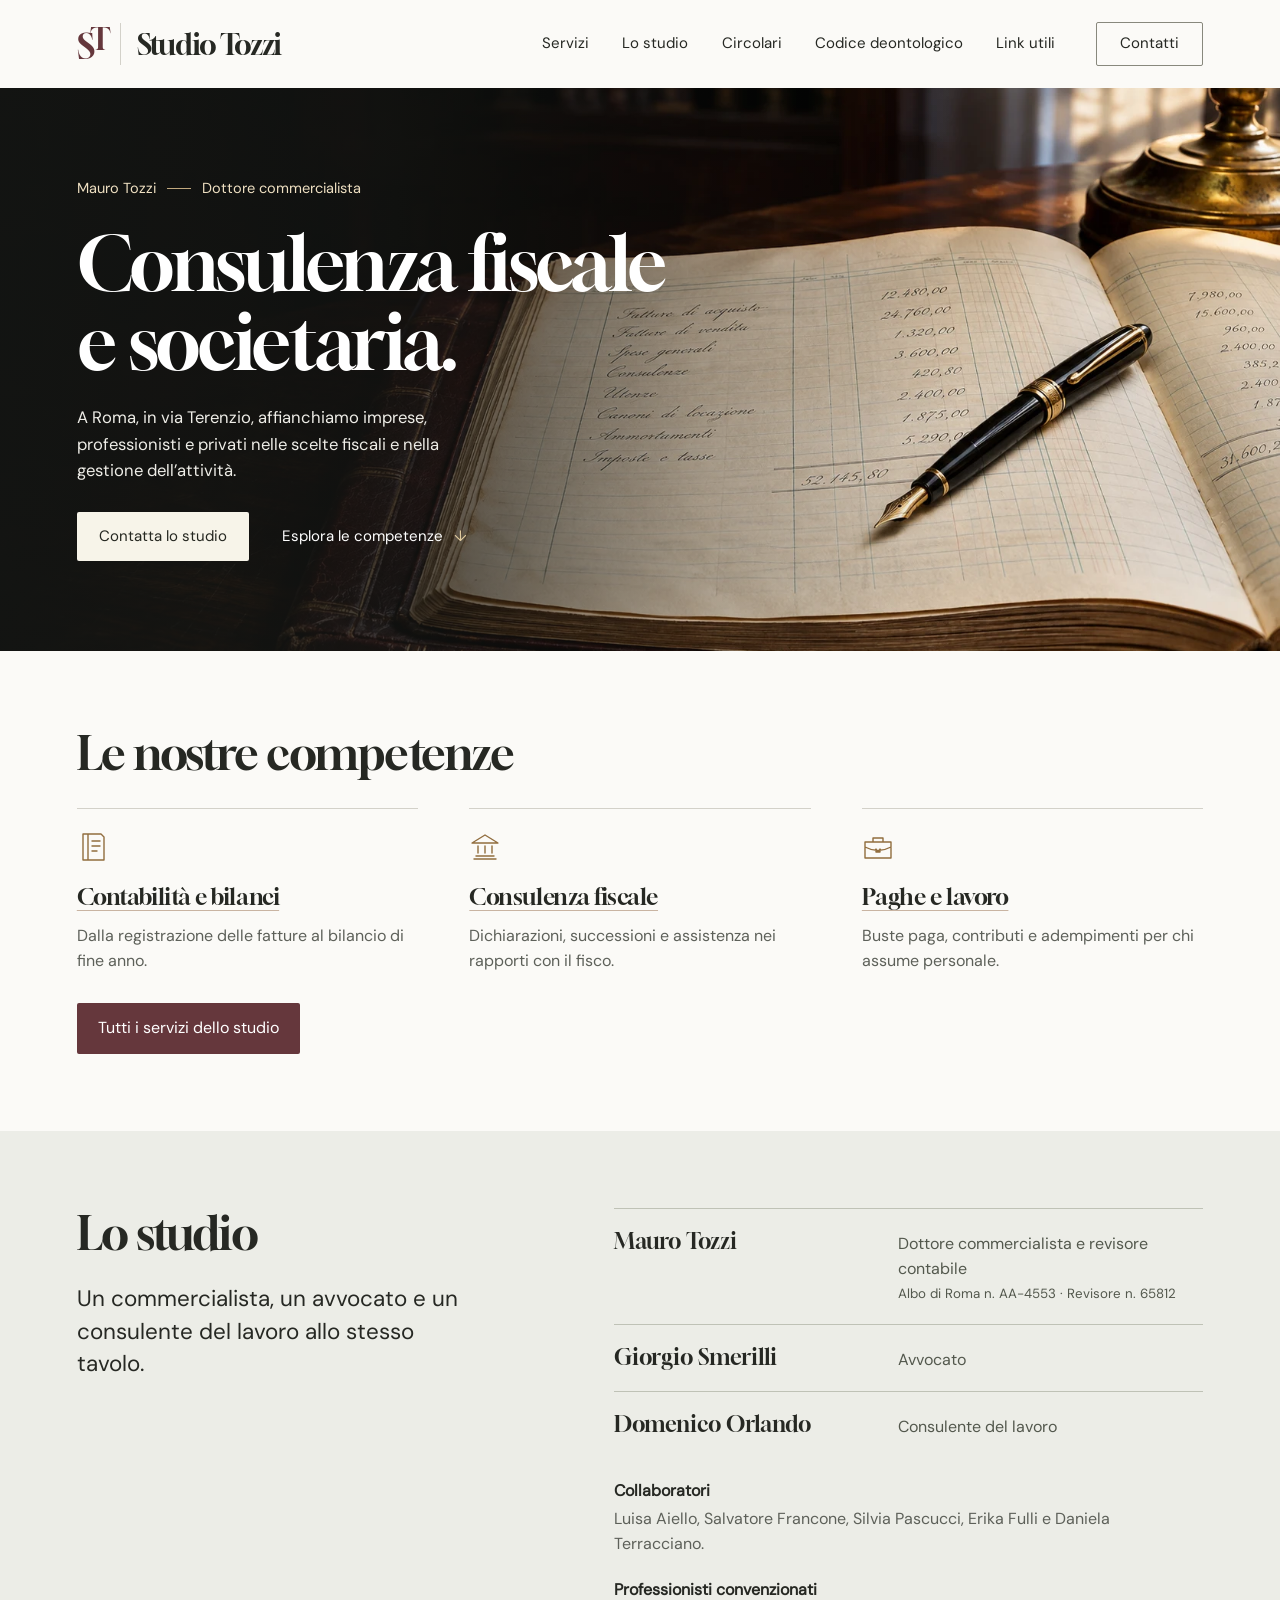
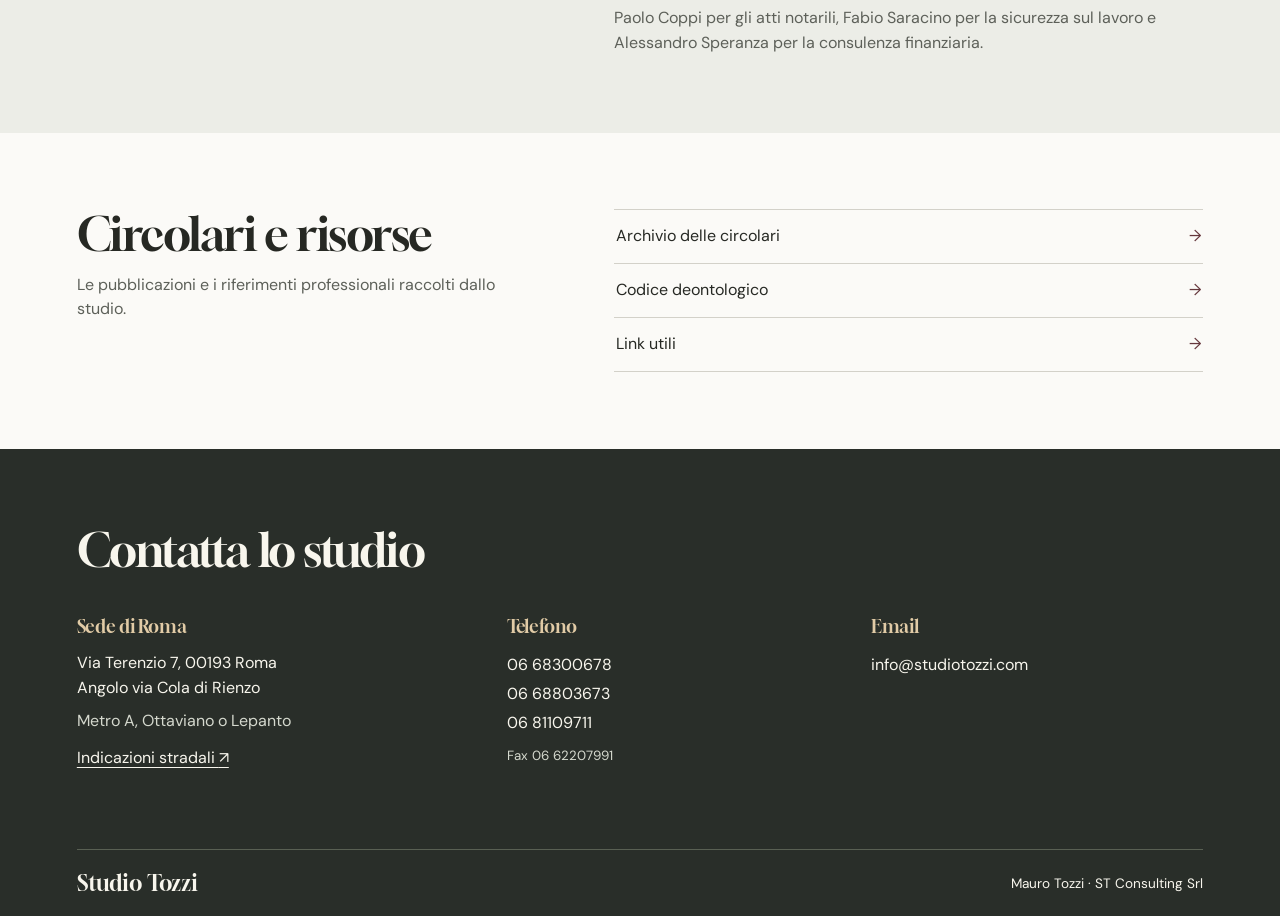
<file: index.html>
<!doctype html>
<html lang="it">
<head>
  <meta charset="utf-8">
  <meta name="viewport" content="width=device-width, initial-scale=1">
  <meta name="theme-color" content="#232724">
  <meta name="description" content="Mauro Tozzi, dottore commercialista e revisore contabile a Roma. Consulenza tributaria, societaria, legale e del lavoro in via Terenzio 7.">
  <title>Studio Tozzi | Commercialisti a Roma</title>
  <link rel="preload" href="assets/gloock.ttf" as="font" type="font/ttf" crossorigin>
  <link rel="stylesheet" href="style.css">
</head>
<body id="inizio">
  <a class="skip" href="#contenuto">Vai al contenuto</a>
  <header class="masthead">
    <div class="wrap header-inner">
      <a href="#inizio" class="brand" aria-label="Studio Tozzi, inizio pagina">
        <span class="monogram" aria-hidden="true"><i>S</i><i>T</i></span>
        <span>Studio Tozzi</span>
      </a>
      <nav aria-label="Navigazione principale">
        <a href="servizi.html">Servizi</a>
        <a href="#studio">Lo studio</a>
        <a href="circolari.html">Circolari</a>
        <a href="codice-deontologico.html">Codice deontologico</a>
        <a href="link-utili.html">Link utili</a>
      </nav>
      <a class="nav-contact" href="#contatti">Contatti</a>
    </div>
  </header>
  <main id="contenuto">
    <section class="hero" aria-labelledby="titolo">
      <img class="hero-photo" src="assets/studio.webp" alt="" fetchpriority="high">
      <div class="wrap hero-inner">
        <p class="byline">Mauro Tozzi <span></span> Dottore commercialista</p>
        <h1 id="titolo">Consulenza fiscale<br>e societaria.</h1>
        <p class="intro">A Roma, in via Terenzio, affianchiamo imprese, professionisti e privati nelle scelte fiscali e nella gestione dell’attività.</p>
        <div class="actions">
          <a class="button" href="#contatti">Contatta lo studio</a>
          <a class="text-link" href="#competenze">Esplora le competenze <span aria-hidden="true">↓</span></a>
        </div>
      </div>
    </section>
    <section id="competenze" class="wrap section overview" aria-labelledby="servizi">
      <h2 id="servizi">Le nostre competenze</h2>
      <div class="services">
        <article><svg aria-hidden="true" viewBox="0 0 32 32"><path d="M6 3h18l3 3v23H6zM11 3v26m4-19h8m-8 5h8m-8 5h5"/></svg><h3><a href="servizi.html#contabilita">Contabilità e bilanci</a></h3><p>Dalla registrazione delle fatture al bilancio di fine anno.</p></article>
        <article><svg aria-hidden="true" viewBox="0 0 32 32"><path d="M3 12l13-8 13 8zM5 28h22M7 25h18M9 15v7m7-7v7m7-7v7"/></svg><h3><a href="servizi.html#fisco">Consulenza fiscale</a></h3><p>Dichiarazioni, successioni e assistenza nei rapporti con il fisco.</p></article>
        <article><svg aria-hidden="true" viewBox="0 0 32 32"><path d="M3 11h26v16H3zM11 11V7h10v4M3 16q13 7 26 0M14 18v3h4v-3"/></svg><h3><a href="servizi.html#lavoro">Paghe e lavoro</a></h3><p>Buste paga, contributi e adempimenti per chi assume personale.</p></article>
      </div>
      <a class="service-button" href="servizi.html">Tutti i servizi dello studio</a>
    </section>
    <section id="studio" class="studio section">
      <div class="wrap studio-grid">
        <div><h2>Lo studio</h2><p class="studio-lead">Un commercialista, un avvocato e un consulente del lavoro allo stesso tavolo.</p></div>
        <div>
          <dl class="people">
            <div><dt>Mauro Tozzi</dt><dd>Dottore commercialista e revisore contabile<br><small>Albo di Roma n. AA-4553 · Revisore n. 65812</small></dd></div>
            <div><dt>Giorgio Smerilli</dt><dd>Avvocato</dd></div>
            <div><dt>Domenico Orlando</dt><dd>Consulente del lavoro</dd></div>
          </dl>
          <h3 class="minor">Collaboratori</h3><p>Luisa Aiello, Salvatore Francone, Silvia Pascucci, Erika Fulli e Daniela Terracciano.</p>
          <h3 class="minor">Professionisti convenzionati</h3><p>Paolo Coppi per gli atti notarili, Fabio Saracino per la sicurezza sul lavoro e Alessandro Speranza per la consulenza finanziaria.</p>
        </div>
      </div>
    </section>
    <section id="circolari" class="section wrap resources">
      <div><h2>Circolari e risorse</h2><p>Le pubblicazioni e i riferimenti professionali raccolti dallo studio.</p></div>
      <ul><li><a href="circolari.html">Archivio delle circolari <span aria-hidden="true">→</span></a></li>
        <li><a href="codice-deontologico.html">Codice deontologico <span aria-hidden="true">→</span></a></li>
        <li><a href="link-utili.html">Link utili <span aria-hidden="true">→</span></a></li></ul>
    </section>
    <section id="contatti" class="contact section">
      <div class="wrap"><h2>Contatta lo studio</h2>
        <address>
          <div><h3>Sede di Roma</h3><p>Via Terenzio 7, 00193 Roma<br>Angolo via Cola di Rienzo</p><p>Metro A, Ottaviano o Lepanto</p><a class="map" href="https://www.google.com/maps/search/?api=1&amp;query=Via+Terenzio+7+Roma">Indicazioni stradali <span aria-hidden="true">↗</span></a></div>
          <div><h3>Telefono</h3><a href="tel:+390668300678">06 68300678</a><a href="tel:+390668803673">06 68803673</a><a href="tel:+390681109711">06 81109711</a><small>Fax 06 62207991</small></div>
          <div><h3>Email</h3><a href="mailto:info@studiotozzi.com">info@studiotozzi.com</a></div>
        </address>
      </div>
    </section>
  </main>
  <footer><div class="wrap footer-inner"><a class="footer-brand" href="#inizio">Studio Tozzi</a><span>Mauro Tozzi · ST Consulting Srl</span></div></footer>
</body>
</html>
</file>
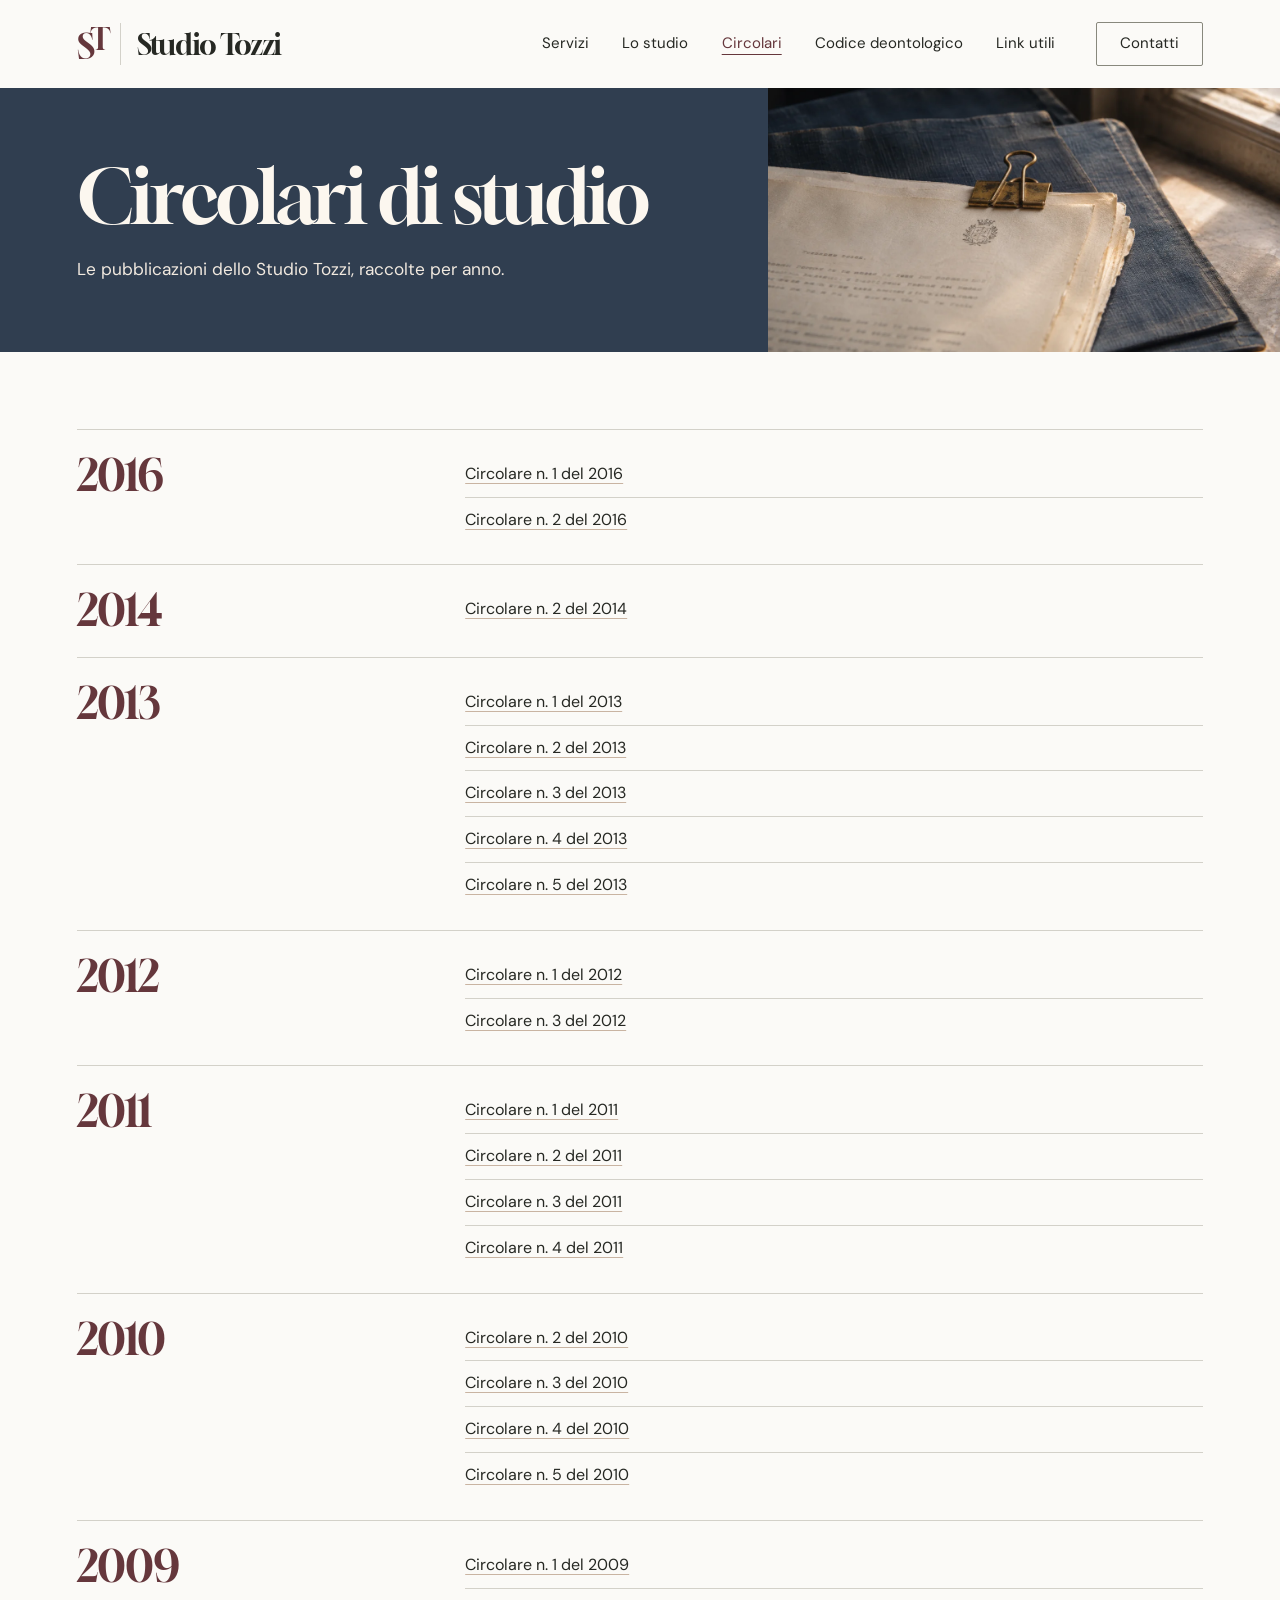
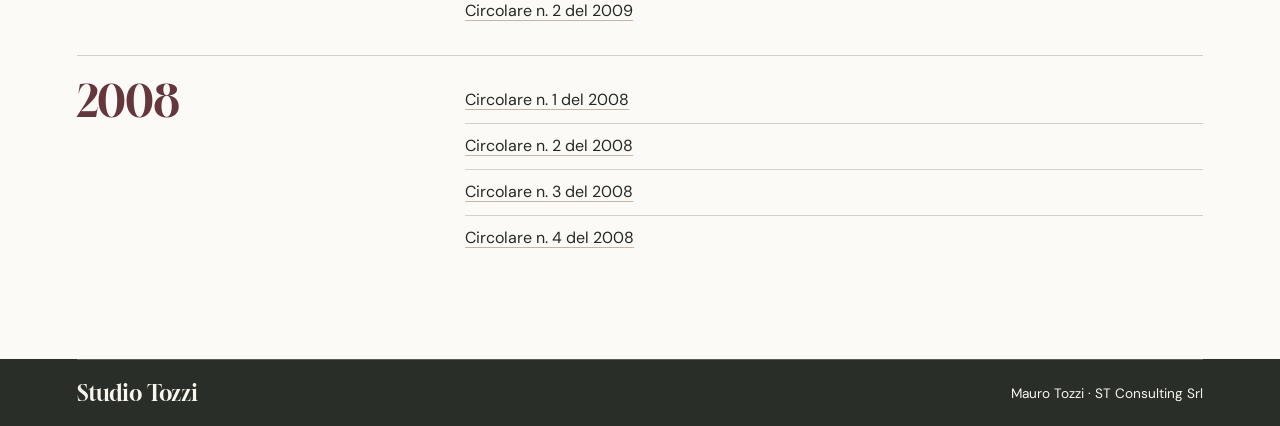
<file: circolari.html>
<!doctype html>
<html lang="it">
<head>
  <meta charset="utf-8">
  <meta name="viewport" content="width=device-width, initial-scale=1">
  <meta name="theme-color" content="#232724">
  <meta name="description" content="Archivio delle circolari dello Studio Tozzi, raccolte per anno.">
  <title>Circolari | Studio Tozzi</title>
  <link rel="preload" href="assets/gloock.ttf" as="font" type="font/ttf" crossorigin>
  <link rel="stylesheet" href="style.css">
  <script src="circolari.js" defer></script>
</head>
<body id="inizio">
  <a class="skip" href="#contenuto">Vai al contenuto</a>
  <header class="masthead">
    <div class="wrap header-inner">
      <a href="index.html#inizio" class="brand" aria-label="Studio Tozzi, inizio pagina">
        <span class="monogram" aria-hidden="true"><i>S</i><i>T</i></span>
        <span>Studio Tozzi</span>
      </a>
      <nav aria-label="Navigazione principale">
        <a href="servizi.html">Servizi</a>
        <a href="index.html#studio">Lo studio</a>
        <a href="circolari.html" aria-current="page">Circolari</a>
        <a href="codice-deontologico.html">Codice deontologico</a>
        <a href="link-utili.html">Link utili</a>
      </nav>
      <a class="nav-contact" href="index.html#contatti">Contatti</a>
    </div>
  </header>
  <main id="contenuto" class="bulletins-page">
    <header class="reference-cover">
      <div class="wrap reference-title">
        <h1>Circolari di studio</h1>
        <p>Le pubblicazioni dello Studio Tozzi, raccolte per anno.</p>
      </div>
      <img src="assets/circolari.webp" alt="">
    </header>
    <div class="wrap section bulletins">
      <div id="archivio" aria-busy="true"></div>
      <noscript>Attiva JavaScript per consultare l’elenco delle circolari.</noscript>
    </div>
  </main>
  <footer><div class="wrap footer-inner"><a class="footer-brand" href="index.html#inizio">Studio Tozzi</a><span>Mauro Tozzi · ST Consulting Srl</span></div></footer>
</body>
</html>
</file>
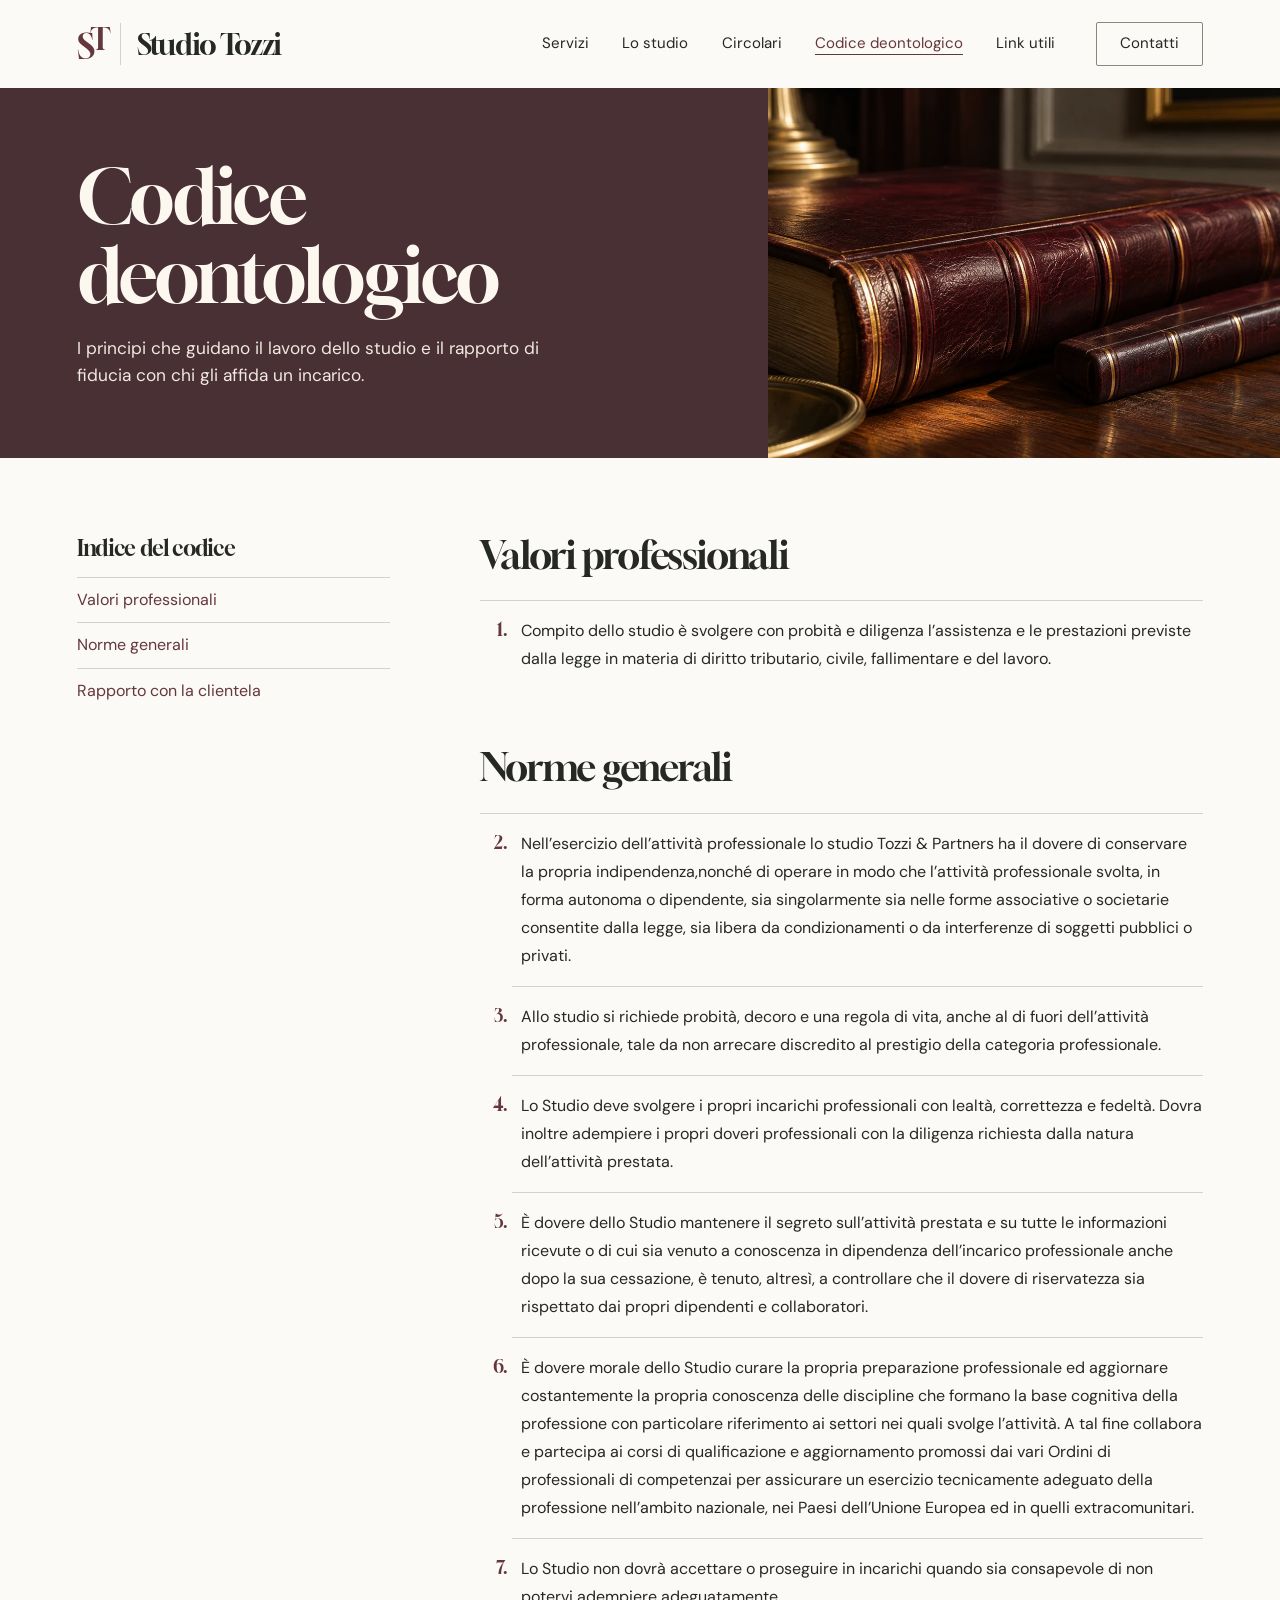
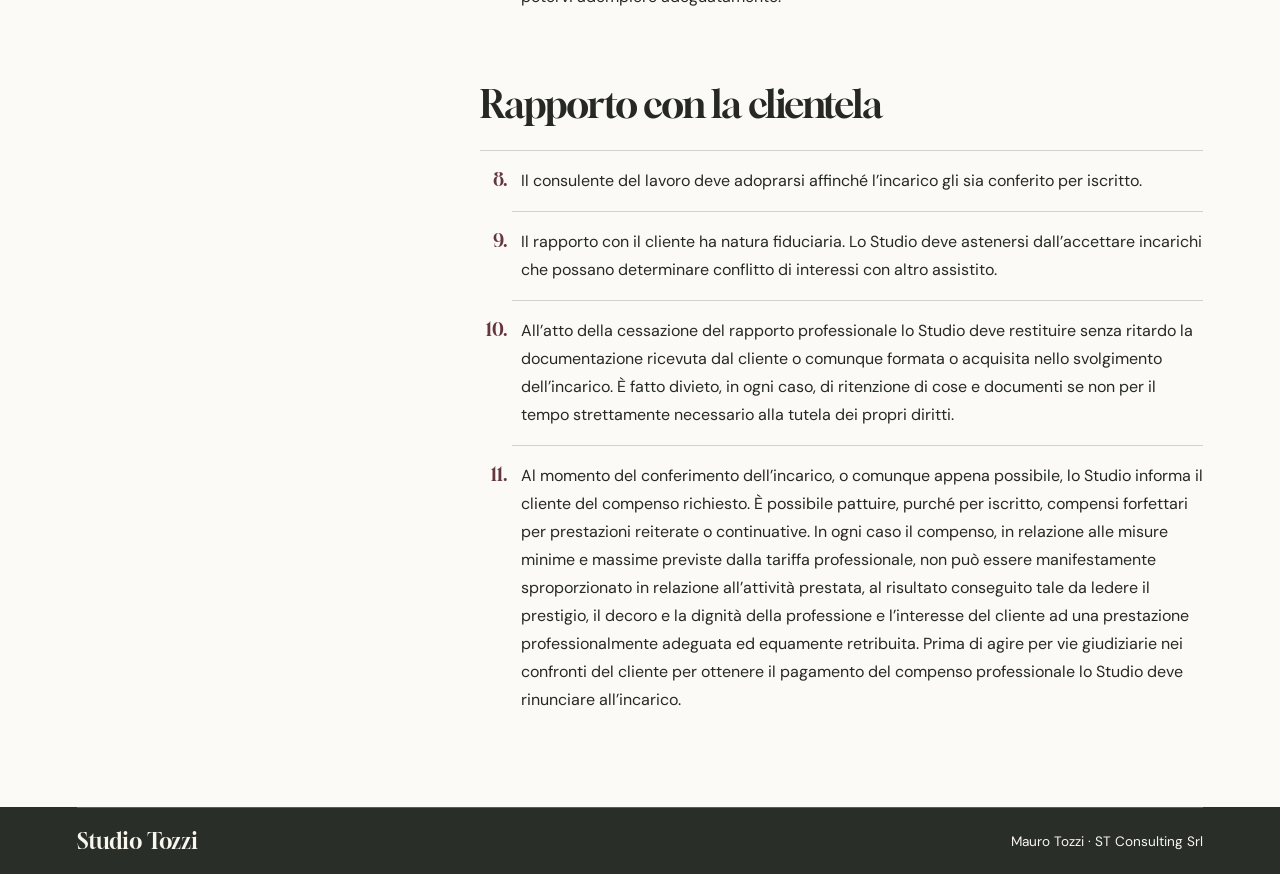
<file: codice-deontologico.html>
<!doctype html>
<html lang="it">
<head>
  <meta charset="utf-8">
  <meta name="viewport" content="width=device-width, initial-scale=1">
  <meta name="theme-color" content="#232724">
  <meta name="description" content="Il codice deontologico dello Studio Tozzi. Valori professionali, norme generali e rapporto con la clientela.">
  <title>Codice deontologico | Studio Tozzi</title>
  <link rel="preload" href="assets/gloock.ttf" as="font" type="font/ttf" crossorigin>
  <link rel="stylesheet" href="style.css">
</head>
<body id="inizio">
  <a class="skip" href="#contenuto">Vai al contenuto</a>
  <header class="masthead">
    <div class="wrap header-inner">
      <a href="index.html#inizio" class="brand" aria-label="Studio Tozzi, inizio pagina">
        <span class="monogram" aria-hidden="true"><i>S</i><i>T</i></span>
        <span>Studio Tozzi</span>
      </a>
      <nav aria-label="Navigazione principale">
        <a href="servizi.html">Servizi</a>
        <a href="index.html#studio">Lo studio</a>
        <a href="circolari.html">Circolari</a>
        <a href="codice-deontologico.html" aria-current="page">Codice deontologico</a>
        <a href="link-utili.html">Link utili</a>
      </nav>
      <a class="nav-contact" href="index.html#contatti">Contatti</a>
    </div>
  </header>
  <main id="contenuto" class="ethics-page">
    <header class="reference-cover">
      <div class="wrap reference-title"><h1>Codice deontologico</h1><p>I principi che guidano il lavoro dello studio e il rapporto di fiducia con chi gli affida un incarico.</p></div>
      <img src="assets/volume.webp" alt="">
    </header>
    <div class="wrap service-guide section">
      <aside class="service-index"><h2>Indice del codice</h2><ul>
        <li><a href="#valori">Valori professionali</a></li>
        <li><a href="#norme">Norme generali</a></li>
        <li><a href="#clientela">Rapporto con la clientela</a></li>
      </ul></aside>
      <div class="code-articles">
    <section id="valori">
      <h2>Valori professionali</h2>
      <ol start="1">
        <li>Compito dello studio è svolgere con probità e diligenza l’assistenza e le prestazioni previste dalla legge in materia di diritto tributario, civile, fallimentare e del lavoro.</li>
      </ol>
    </section>
    <section id="norme">
      <h2>Norme generali</h2>
      <ol start="2">
        <li>Nell’esercizio dell’attività professionale lo studio Tozzi &amp; Partners ha il dovere di conservare la propria indipendenza,nonché di operare in modo che l’attività professionale svolta, in forma autonoma o dipendente, sia singolarmente sia nelle forme associative o societarie consentite dalla legge, sia libera da condizionamenti o da interferenze di soggetti pubblici o privati.</li>
        <li>Allo studio si richiede probità, decoro e una regola di vita, anche al di fuori dell’attività professionale, tale da non arrecare discredito al prestigio della categoria professionale.</li>
        <li>Lo Studio deve svolgere i propri incarichi professionali con lealtà, correttezza e fedeltà. Dovra inoltre adempiere i propri doveri professionali con la diligenza richiesta dalla natura dell’attività prestata.</li>
        <li>È dovere dello Studio mantenere il segreto sull’attività prestata e su tutte le informazioni ricevute o di cui sia venuto a conoscenza in dipendenza dell’incarico professionale anche dopo la sua cessazione, è tenuto, altresì, a controllare che il dovere di riservatezza sia rispettato dai propri dipendenti e collaboratori.</li>
        <li>È dovere morale dello Studio curare la propria preparazione professionale ed aggiornare costantemente la propria conoscenza delle discipline che formano la base cognitiva della professione con particolare riferimento ai settori nei quali svolge l’attività. A tal fine collabora e partecipa ai corsi di qualificazione e aggiornamento promossi dai vari Ordini di professionali di competenzai per assicurare un esercizio tecnicamente adeguato della professione nell’ambito nazionale, nei Paesi dell’Unione Europea ed in quelli extracomunitari.</li>
        <li>Lo Studio non dovrà accettare o proseguire in incarichi quando sia consapevole di non potervi adempiere adeguatamente.</li>
      </ol>
    </section>
    <section id="clientela">
      <h2>Rapporto con la clientela</h2>
      <ol start="8">
        <li>Il consulente del lavoro deve adoprarsi affinché l’incarico gli sia conferito per iscritto.</li>
        <li>Il rapporto con il cliente ha natura fiduciaria. Lo Studio deve astenersi dall’accettare incarichi che possano determinare conflitto di interessi con altro assistito.</li>
        <li>All’atto della cessazione del rapporto professionale lo Studio deve restituire senza ritardo la documentazione ricevuta dal cliente o comunque formata o acquisita nello svolgimento dell’incarico. È fatto divieto, in ogni caso, di ritenzione di cose e documenti se non per il tempo strettamente necessario alla tutela dei propri diritti.</li>
        <li>Al momento del conferimento dell’incarico, o comunque appena possibile, lo Studio informa il cliente del compenso richiesto. È possibile pattuire, purché per iscritto, compensi forfettari per prestazioni reiterate o continuative. In ogni caso il compenso, in relazione alle misure minime e massime previste dalla tariffa professionale, non può essere manifestamente sproporzionato in relazione all’attività prestata, al risultato conseguito tale da ledere il prestigio, il decoro e la dignità della professione e l’interesse del cliente ad una prestazione professionalmente adeguata ed equamente retribuita. Prima di agire per vie giudiziarie nei confronti del cliente per ottenere il pagamento del compenso professionale lo Studio deve rinunciare all’incarico.</li>
      </ol>
    </section>
      </div>
    </div>
  </main>
  <footer><div class="wrap footer-inner"><a class="footer-brand" href="index.html#inizio">Studio Tozzi</a><span>Mauro Tozzi · ST Consulting Srl</span></div></footer>
</body>
</html>
</file>
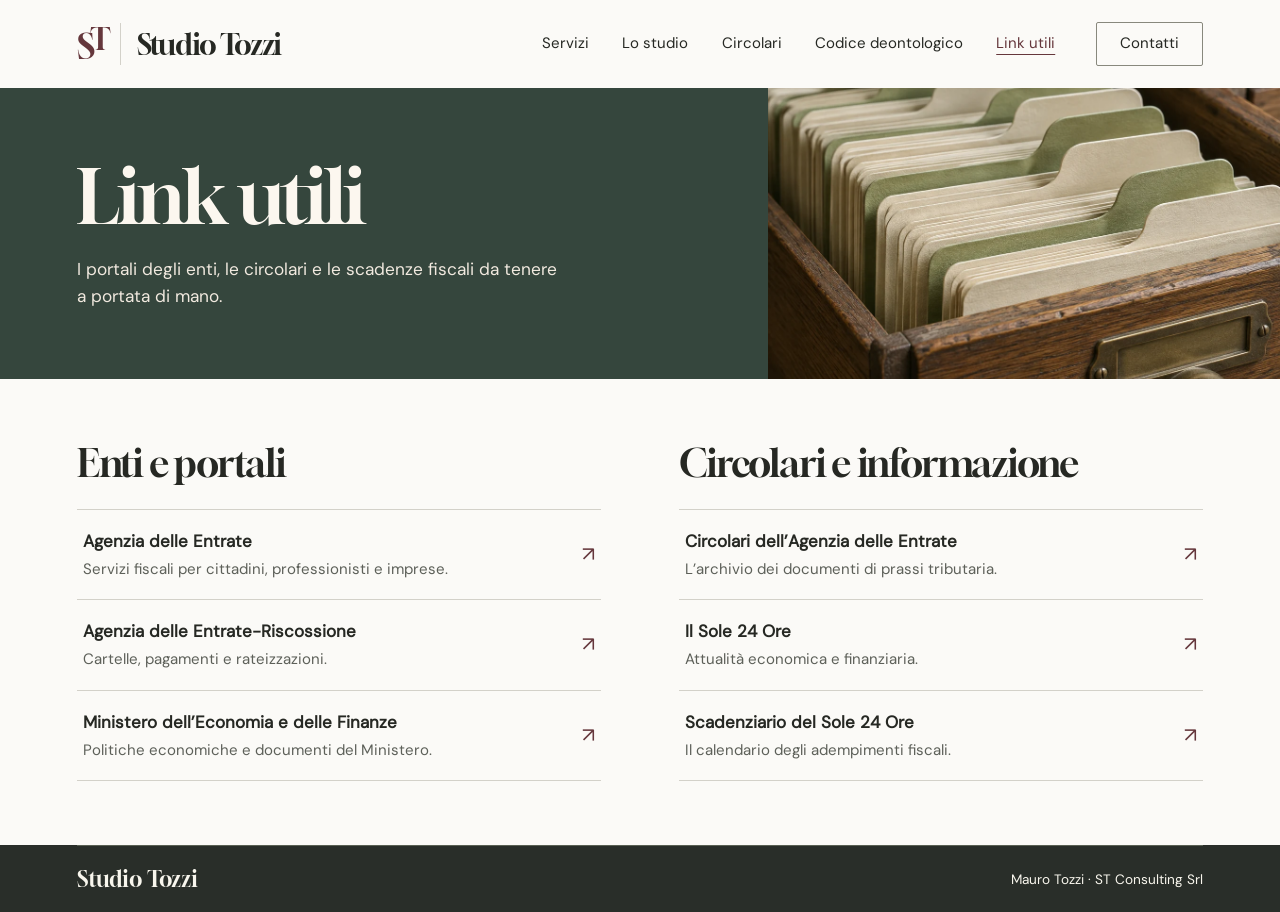
<file: link-utili.html>
<!doctype html>
<html lang="it">
<head>
  <meta charset="utf-8">
  <meta name="viewport" content="width=device-width, initial-scale=1">
  <meta name="theme-color" content="#232724">
  <meta name="description" content="I riferimenti fiscali e istituzionali selezionati dallo Studio Tozzi.">
  <title>Link utili | Studio Tozzi</title>
  <link rel="preload" href="assets/gloock.ttf" as="font" type="font/ttf" crossorigin>
  <link rel="stylesheet" href="style.css">
</head>
<body id="inizio">
  <a class="skip" href="#contenuto">Vai al contenuto</a>
  <header class="masthead">
    <div class="wrap header-inner">
      <a href="index.html#inizio" class="brand" aria-label="Studio Tozzi, inizio pagina">
        <span class="monogram" aria-hidden="true"><i>S</i><i>T</i></span>
        <span>Studio Tozzi</span>
      </a>
      <nav aria-label="Navigazione principale">
        <a href="servizi.html">Servizi</a>
        <a href="index.html#studio">Lo studio</a>
        <a href="circolari.html">Circolari</a>
        <a href="codice-deontologico.html">Codice deontologico</a>
        <a href="link-utili.html" aria-current="page">Link utili</a>
      </nav>
      <a class="nav-contact" href="index.html#contatti">Contatti</a>
    </div>
  </header>
  <main id="contenuto" class="directory-page">
    <header class="reference-cover">
      <div class="wrap reference-title"><h1>Link utili</h1><p>I portali degli enti, le circolari e le scadenze fiscali da tenere a portata di mano.</p></div>
      <img src="assets/archivio.webp" alt="">
    </header>
    <div class="wrap directory-groups">
      <section>
        <h2>Enti e portali</h2>
        <ul>
          <li><a href="http://www.agenziaentrate.gov.it/wps/portal/entrate/home"><strong>Agenzia delle Entrate</strong><small>Servizi fiscali per cittadini, professionisti e imprese.</small><span aria-hidden="true">↗</span></a></li>
          <li><a href="https://www.agenziaentrateriscossione.gov.it/it/"><strong>Agenzia delle Entrate-Riscossione</strong><small>Cartelle, pagamenti e rateizzazioni.</small><span aria-hidden="true">↗</span></a></li>
          <li><a href="http://www.mef.gov.it/"><strong>Ministero dell’Economia e delle Finanze</strong><small>Politiche economiche e documenti del Ministero.</small><span aria-hidden="true">↗</span></a></li>
        </ul>
      </section>
      <section>
        <h2>Circolari e informazione</h2>
        <ul>
          <li><a href="http://www.agenziaentrate.gov.it/wps/content/nsilib/nsi/normativa+e+prassi/circolari/archivio+circolari"><strong>Circolari dell’Agenzia delle Entrate</strong><small>L’archivio dei documenti di prassi tributaria.</small><span aria-hidden="true">↗</span></a></li>
          <li><a href="http://www.ilsole24ore.com/"><strong>Il Sole 24 Ore</strong><small>Attualità economica e finanziaria.</small><span aria-hidden="true">↗</span></a></li>
          <li><a href="http://www.quotidianofisco.ilsole24ore.com/le-scadenze.php"><strong>Scadenziario del Sole 24 Ore</strong><small>Il calendario degli adempimenti fiscali.</small><span aria-hidden="true">↗</span></a></li>
        </ul>
      </section>
    </div>
  </main>
  <footer><div class="wrap footer-inner"><a class="footer-brand" href="index.html#inizio">Studio Tozzi</a><span>Mauro Tozzi · ST Consulting Srl</span></div></footer>
</body>
</html>
</file>
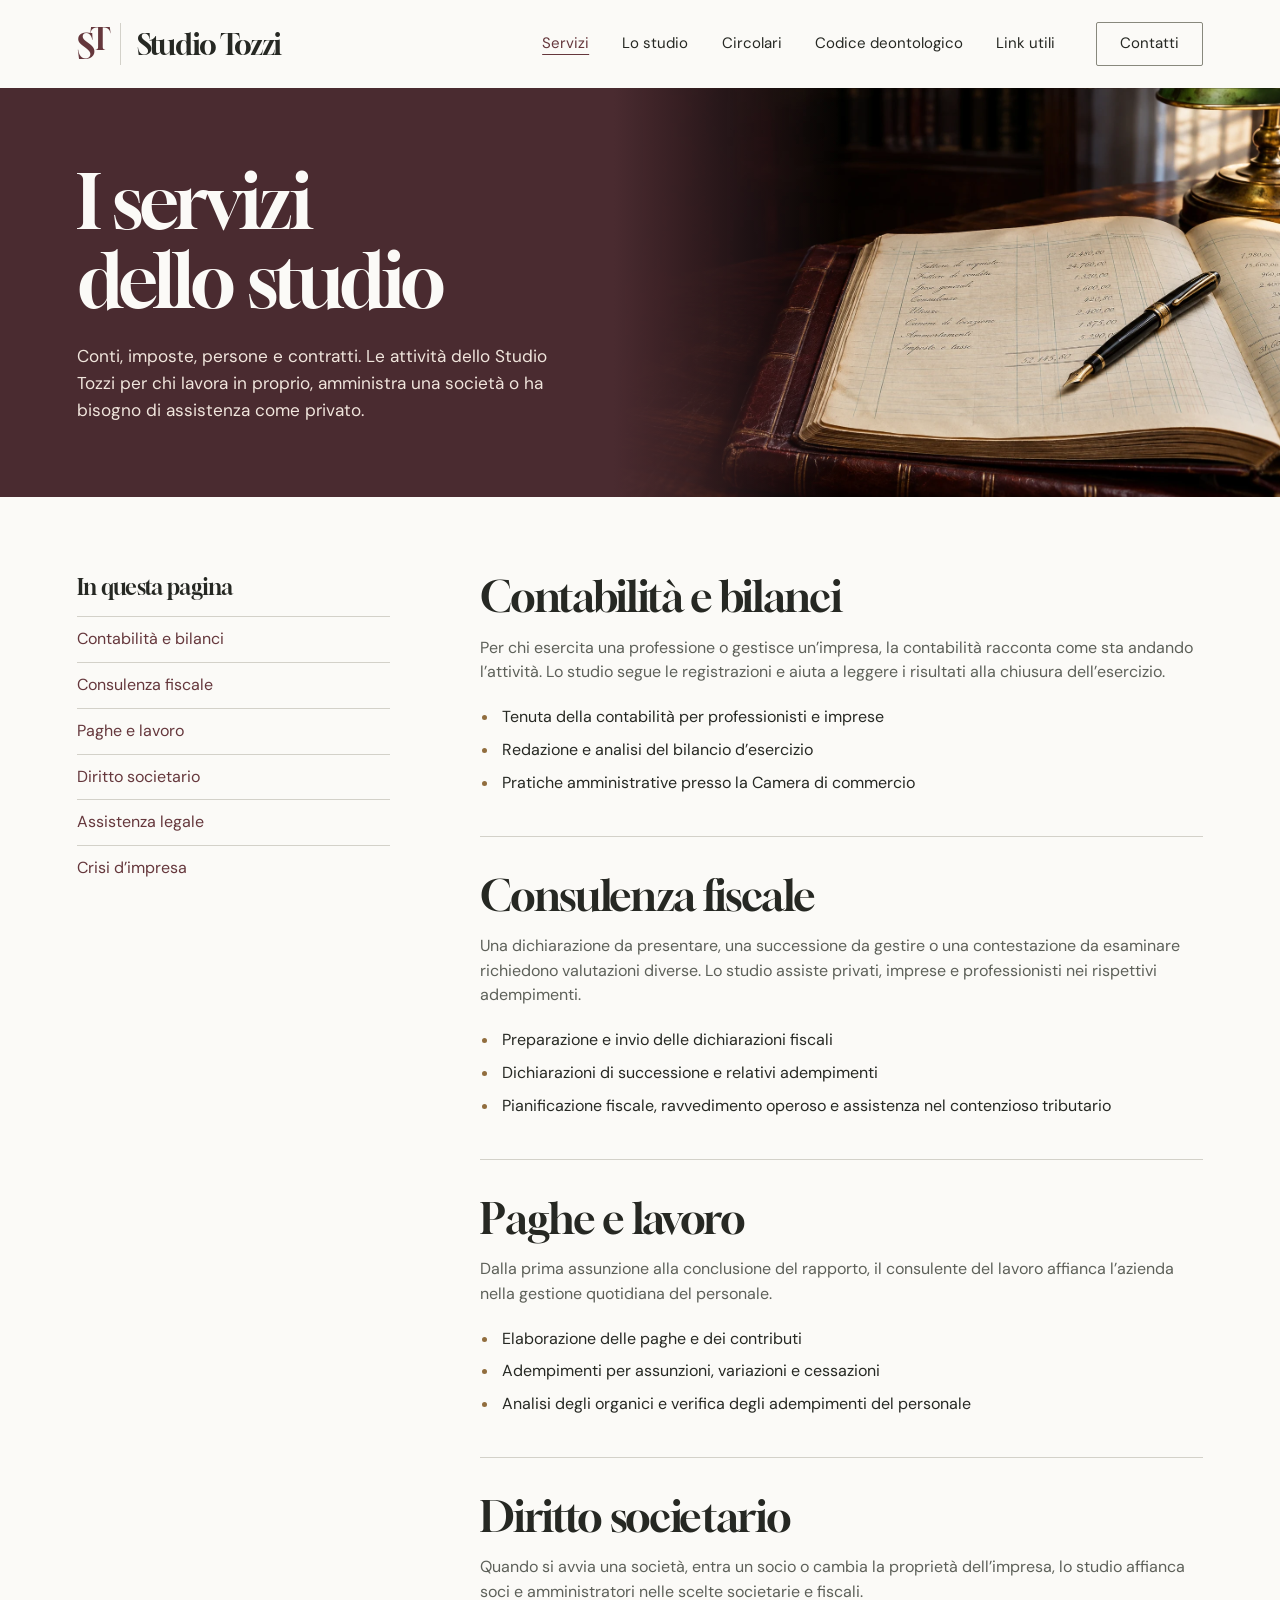
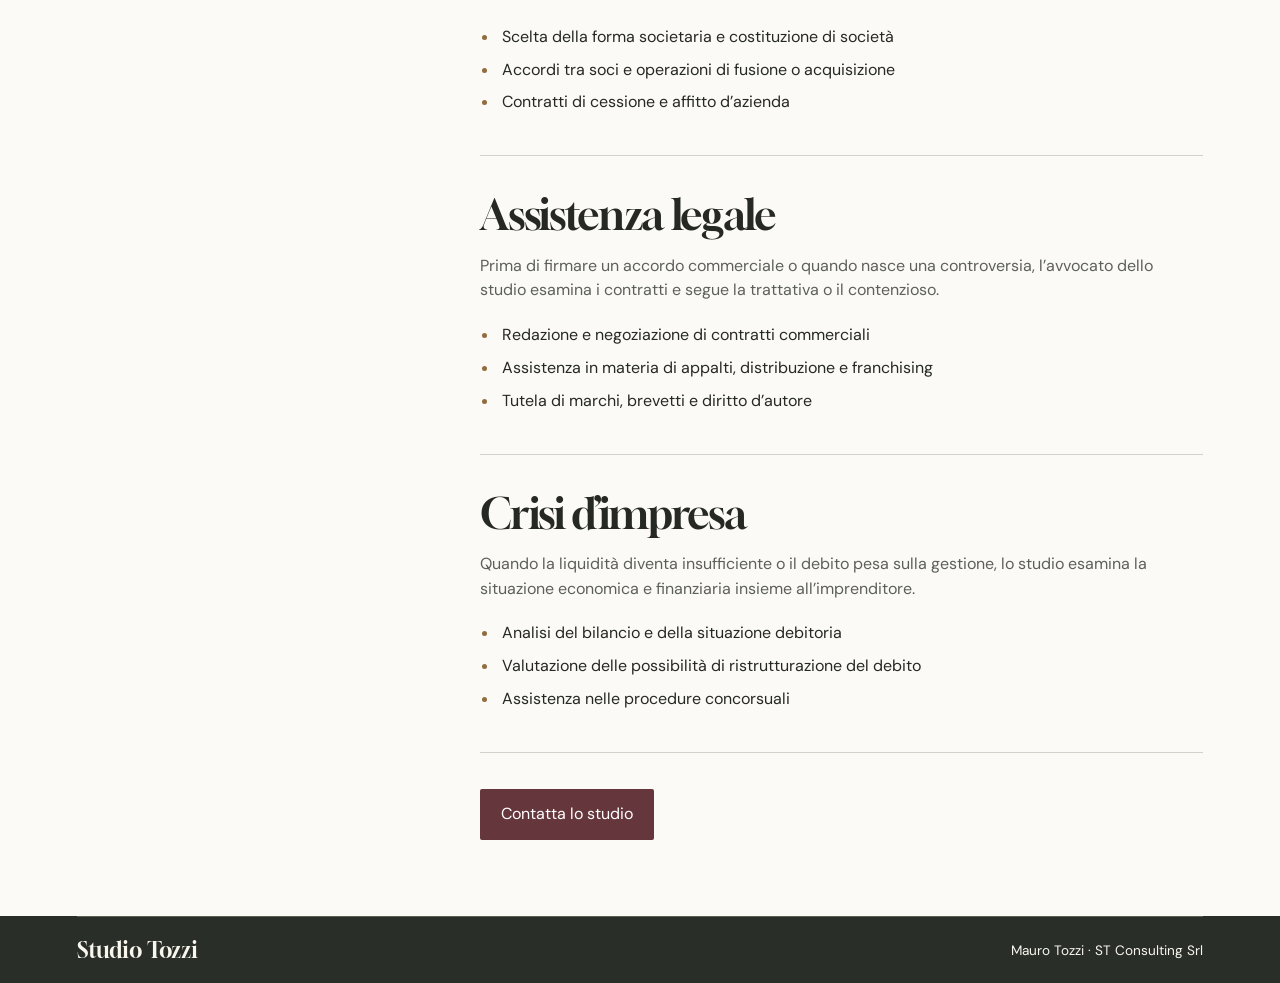
<file: servizi.html>
<!doctype html>
<html lang="it">
<head>
  <meta charset="utf-8">
  <meta name="viewport" content="width=device-width, initial-scale=1">
  <meta name="theme-color" content="#232724">
  <meta name="description" content="I servizi dello Studio Tozzi per imprese, professionisti e privati: contabilità, fisco, paghe, diritto societario, assistenza legale e crisi d’impresa.">
  <title>Servizi | Studio Tozzi</title>
  <link rel="preload" href="assets/gloock.ttf" as="font" type="font/ttf" crossorigin>
  <link rel="stylesheet" href="style.css">
</head>
<body id="inizio">
  <a class="skip" href="#contenuto">Vai al contenuto</a>
  <header class="masthead">
    <div class="wrap header-inner">
      <a href="index.html#inizio" class="brand" aria-label="Studio Tozzi, inizio pagina">
        <span class="monogram" aria-hidden="true"><i>S</i><i>T</i></span>
        <span>Studio Tozzi</span>
      </a>
      <nav aria-label="Navigazione principale">
        <a href="servizi.html" aria-current="page">Servizi</a>
        <a href="index.html#studio">Lo studio</a>
        <a href="circolari.html">Circolari</a>
        <a href="codice-deontologico.html">Codice deontologico</a>
        <a href="link-utili.html">Link utili</a>
      </nav>
      <a class="nav-contact" href="index.html#contatti">Contatti</a>
    </div>
  </header>
  <main id="contenuto">
    <header class="service-cover"><div class="wrap"><h1>I servizi<br>dello studio</h1><p>Conti, imposte, persone e contratti. Le attività dello Studio Tozzi per chi lavora in proprio, amministra una società o ha bisogno di assistenza come privato.</p></div></header>
    <div class="wrap service-guide section">
      <aside class="service-index" aria-label="Indice dei servizi"><h2>In questa pagina</h2><ul>
        <li><a href="#contabilita">Contabilità e bilanci</a></li>
        <li><a href="#fisco">Consulenza fiscale</a></li>
        <li><a href="#lavoro">Paghe e lavoro</a></li>
        <li><a href="#societario">Diritto societario</a></li>
        <li><a href="#legale">Assistenza legale</a></li>
        <li><a href="#crisi">Crisi d’impresa</a></li>
      </ul></aside>
      <div class="service-entries">
        <section id="contabilita" aria-labelledby="titolo-contabilita">
          <h2 id="titolo-contabilita">Contabilità e bilanci</h2>
          <p>Per chi esercita una professione o gestisce un’impresa, la contabilità racconta come sta andando l’attività. Lo studio segue le registrazioni e aiuta a leggere i risultati alla chiusura dell’esercizio.</p>
          <ul>
            <li>Tenuta della contabilità per professionisti e imprese</li>
            <li>Redazione e analisi del bilancio d’esercizio</li>
            <li>Pratiche amministrative presso la Camera di commercio</li>
          </ul>
        </section>
        <section id="fisco" aria-labelledby="titolo-fisco">
          <h2 id="titolo-fisco">Consulenza fiscale</h2>
          <p>Una dichiarazione da presentare, una successione da gestire o una contestazione da esaminare richiedono valutazioni diverse. Lo studio assiste privati, imprese e professionisti nei rispettivi adempimenti.</p>
          <ul>
            <li>Preparazione e invio delle dichiarazioni fiscali</li>
            <li>Dichiarazioni di successione e relativi adempimenti</li>
            <li>Pianificazione fiscale, ravvedimento operoso e assistenza nel contenzioso tributario</li>
          </ul>
        </section>
        <section id="lavoro" aria-labelledby="titolo-lavoro">
          <h2 id="titolo-lavoro">Paghe e lavoro</h2>
          <p>Dalla prima assunzione alla conclusione del rapporto, il consulente del lavoro affianca l’azienda nella gestione quotidiana del personale.</p>
          <ul>
            <li>Elaborazione delle paghe e dei contributi</li>
            <li>Adempimenti per assunzioni, variazioni e cessazioni</li>
            <li>Analisi degli organici e verifica degli adempimenti del personale</li>
          </ul>
        </section>
        <section id="societario" aria-labelledby="titolo-societario">
          <h2 id="titolo-societario">Diritto societario</h2>
          <p>Quando si avvia una società, entra un socio o cambia la proprietà dell’impresa, lo studio affianca soci e amministratori nelle scelte societarie e fiscali.</p>
          <ul>
            <li>Scelta della forma societaria e costituzione di società</li>
            <li>Accordi tra soci e operazioni di fusione o acquisizione</li>
            <li>Contratti di cessione e affitto d’azienda</li>
          </ul>
        </section>
        <section id="legale" aria-labelledby="titolo-legale">
          <h2 id="titolo-legale">Assistenza legale</h2>
          <p>Prima di firmare un accordo commerciale o quando nasce una controversia, l’avvocato dello studio esamina i contratti e segue la trattativa o il contenzioso.</p>
          <ul>
            <li>Redazione e negoziazione di contratti commerciali</li>
            <li>Assistenza in materia di appalti, distribuzione e franchising</li>
            <li>Tutela di marchi, brevetti e diritto d’autore</li>
          </ul>
        </section>
        <section id="crisi" aria-labelledby="titolo-crisi">
          <h2 id="titolo-crisi">Crisi d’impresa</h2>
          <p>Quando la liquidità diventa insufficiente o il debito pesa sulla gestione, lo studio esamina la situazione economica e finanziaria insieme all’imprenditore.</p>
          <ul>
            <li>Analisi del bilancio e della situazione debitoria</li>
            <li>Valutazione delle possibilità di ristrutturazione del debito</li>
            <li>Assistenza nelle procedure concorsuali</li>
          </ul>
        </section>
        <a class="service-button" href="index.html#contatti">Contatta lo studio</a>
      </div>
    </div>
  </main>
  <footer><div class="wrap footer-inner"><a class="footer-brand" href="index.html#inizio">Studio Tozzi</a><span>Mauro Tozzi · ST Consulting Srl</span></div></footer>
</body>
</html>
</file>
<file: style.css>
﻿@font-face {
  font-family: Gloock;
  src: url("assets/gloock.ttf") format("truetype");
  font-display: swap;
}
@font-face {
  font-family: "DM Sans";
  src: url("assets/dm-sans.ttf") format("truetype");
  font-display: swap;
}
:root {
  --paper: #fbfaf7;
  --ink: #262823;
  --muted: #5d6059;
  --rule: #d3d1c9;
  --wine: #65373c;
  --brass: #916d3e;
  --display: Gloock, Georgia, serif;
}
* { box-sizing: border-box; }
html { scroll-behavior: smooth; }
body {
  display: flex;
  flex-direction: column;
  min-height: 100vh;
  min-height: 100dvh;
  margin: 0;
  color: var(--ink);
  background: var(--paper);
  font: 16px/1.55 "DM Sans", Arial, sans-serif;
}
footer { margin-top: auto; }
.wrap { width: min(88%, 1320px); margin-inline: auto; }
a { color: inherit; text-decoration: none; }
a:focus-visible { outline: 3px solid #b48c54; outline-offset: 5px; }
a:hover { text-decoration: underline; text-underline-offset: 5px; }
.skip { position: fixed; z-index: 4; left: 1rem; top: -100px; padding: 12px 20px; background: white; }
.skip:focus { top: 1rem; }
h1, h2, h3, p, dl, dd, ul { margin: 0; }
h1, h2, h3 { font-family: var(--display); font-weight: normal; }
h1 { font-size: clamp(3.6rem, 5.85vw, 6.3rem); line-height: 1.055; letter-spacing: -.035em; }
h2 { font-size: clamp(2.6rem, 3.6vw, 4.5rem); line-height: 1.09; letter-spacing: -.032em; }
h3 { font-size: clamp(1.44rem, 1.8vw, 1.92rem); line-height: 1.22; letter-spacing: -.02em; }
.masthead { background: var(--paper); }
.header-inner { min-height: 88px; display: flex; align-items: center; gap: clamp(20px, 3.2vw, 55px); }
.brand { margin-right: auto; display: flex; align-items: center; gap: 16px; font: 29px/1 var(--display); letter-spacing: -.045em; }
.monogram { position: relative; width: 44px; height: 42px; color: var(--wine); border-right: 1px solid var(--rule); }
.monogram i { position: absolute; top: 6px; left: 0; font: 35px/1 var(--display); }
.monogram i + i { left: 13px; top: 1px; font-size: 30px; }
nav, .actions { display: flex; align-items: center; gap: clamp(17px, 2.6vw, 42px); }
nav, .nav-contact, .actions { font-size: .94rem; }
nav a { padding-block: 9px; }
.nav-contact { border: 1px solid #88887d; border-radius: 2px; padding: 9px 23px; }
.hero { isolation: isolate; position: relative; background: #23241f; color: white; }
.hero-photo, .hero::after { position: absolute; inset: 0; width: 100%; height: 100%; z-index: -2; }
.hero-photo { object-fit: cover; object-position: 50% 55%; }
.hero::after { content: ""; z-index: -1; background: linear-gradient(90deg,rgba(20,22,20,.90) 0%,rgba(20,22,20,.77) 30%,rgba(20,22,20,.25) 55%,transparent 75%); }
.hero-inner { padding-block: clamp(75px, 7vw, 125px); }
.byline { color: #efe0c2; display: flex; align-items: center; gap: 11px; font-size: .91rem; margin-bottom: 24px; }
.byline span { width: 24px; height: 1px; background: #c1a97e; }
.intro { max-width: 425px; font-size: clamp(1.04rem, 1.22vw, 1.24rem); line-height: 1.6; color: #eeede7; margin: 22px 0 28px; }
.button { background: #f7f4e9; color: #252720; padding: 13px 22px; border-radius: 2px; }
.button:hover, .nav-contact:hover { background: #e7dfcf; color: var(--ink); text-decoration: none; }
.text-link { padding-block: 10px; }
.text-link span { color: #e1cb9f; padding-left: 7px; }
.section { padding-block: clamp(58px, 6vw, 105px); }
.services { display: grid; grid-template-columns: repeat(3, 1fr); gap: 40px clamp(28px, 4vw, 75px); }
.services article { border-top: 1px solid var(--rule); padding-top: 22px; }
.services article svg { width: 32px; height: 32px; fill: none; stroke: var(--brass); stroke-width: 1.4; stroke-linecap: round; stroke-linejoin: round; margin-bottom: 12px; }
.services p, .resources p { margin-top: 13px; max-width: 38ch; color: var(--muted); }
.service-intro { padding-right: 12px; }
.studio { background: #ecede7; }
.studio-grid, .resources { display: grid; grid-template-columns: .85fr 1.15fr; gap: 9%; }
.studio-lead { font-size: clamp(1.2rem, 1.75vw, 1.7rem); line-height: 1.45; max-width: 27ch; margin-top: 25px; }
.people > div { border-top: 1px solid #bfc2b6; padding-block: 18px; display: grid; grid-template-columns: .94fr 1.06fr; gap: 14px; align-items: baseline; }
.people dt { font: 1.38rem/1.3 var(--display); }
.people small, .studio-grid dd { color: #53584d; }
.minor { font: bold 1rem/1.4 "DM Sans", Arial, sans-serif; letter-spacing: 0; margin: 22px 0 5px; }
.studio-grid .minor + p { color: var(--muted); }
.resources ul { list-style: none; padding: 0; }
.resources li { border-top: 1px solid var(--rule); }
.resources li:last-child { border-bottom: 1px solid var(--rule); }
.resources a { display: flex; justify-content: space-between; padding: 14px 2px; }
.resources a span { color: var(--wine); }
.contact, footer { color: #f8f6ed; background: #292e29; }
address { font-style: normal; display: grid; grid-template-columns: 1.2fr 1fr 1fr; gap: 32px; margin-top: 38px; }
address h3 { font: 1.15rem/1.4 var(--display); color: #e1cba6; margin-bottom: 12px; }
address a { display: table; padding-block: 2px; }
address small, address p + p { display: block; margin-top: 8px; color: #d5d9ce; }
.map { margin-top: 10px; text-decoration: underline; text-underline-offset: 4px; }
.footer-inner { border-top: 1px solid #596053; padding-block: 20px; display: flex; justify-content: space-between; gap: 20px; align-items: center; font-size: .85rem; }
.footer-brand { font: 1.35rem var(--display); }
@media (max-width: 960px) {
  .services { grid-template-columns: repeat(2, 1fr); }
  .people > div { display: block; }
  .people dd { margin-top: 5px; }
}
@media (max-width: 700px) {
  .header-inner { flex-wrap: wrap; gap: 0; padding-top: 12px; }
  .brand { font-size: 25px; gap: 10px; }
  .nav-contact { padding: 7px 16px; }
  nav { order: 3; width: 100%; justify-content: space-between; margin-block: 6px 2px; border-top: 1px solid var(--rule); }
  .hero-inner { padding-block: 56px 124px; }
  .hero-photo { object-position: 68% 50%; }
  .hero::after { background: linear-gradient(115deg,rgba(16,20,18,.94) 0%,rgba(16,20,18,.83) 48%,rgba(16,20,18,.44) 78%,rgba(16,20,18,.08)); }
  h1 { font-size: clamp(2.78rem, 9.5vw, 4.1rem); }
  .intro { max-width: 38ch; }
  .byline { font-size: .82rem; }
  .studio-grid, .resources { grid-template-columns: 1fr; gap: 28px; }
  address { grid-template-columns: 1fr 1fr; }
}
@media (max-width: 530px) {
  .actions { flex-wrap: wrap; gap: 8px 18px; font-size: .86rem; }
  .button { padding-inline: 16px; }
  .services { grid-template-columns: 1fr; gap: 23px; }
  .service-intro { padding: 0 0 4px; }
  .service-intro br { display: none; }
  .services article { display: grid; grid-template-columns: 30px 1fr; column-gap: 14px; padding-top: 20px; }
  .services article svg { width: 27px; height: 27px; margin: 0; }
  .services article p { grid-column: 2; margin-top: 7px; }
  address { grid-template-columns: 1fr; gap: 25px; }
  .footer-inner { flex-wrap: wrap; }
}
@media (prefers-reduced-motion: reduce) {
  html { scroll-behavior: auto; }
}

nav a[aria-current="page"] {
  color: var(--wine);
  text-decoration: underline;
  text-underline-offset: 6px;
}
@media (min-width: 701px) and (max-width: 850px) {
  .header-inner, nav { gap: 14px; }
  .nav-contact { padding-inline: 12px; }
}
@media (max-width: 520px) {
  nav { display: grid; grid-template-columns: auto auto; gap: 0 12px; }
  nav a { padding-block: 10px; }
}

.overview .services { margin: 30px 0; }
.overview h3 a { text-decoration: underline; text-decoration-color: #c9b4a2; text-underline-offset: .2em; text-decoration-thickness: 1px; }
.overview h3 a:hover { color: var(--wine); }
.service-button { display: inline-block; background: var(--wine); color: white; padding: 13px 21px; border-radius: 2px; }
.service-cover { position: relative; isolation: isolate; overflow: hidden; color: var(--paper); background: #4a2b30; }
.service-cover::before { content: ""; position: absolute; z-index: -1; inset: 0 0 0 48%; background: linear-gradient(90deg,#4a2b30,transparent 34%),url("assets/studio.webp") 78% 68% / cover; }
.service-cover .wrap { padding-block: clamp(44px,5.8vw,90px); }
.service-cover p { max-width: min(45%,42ch); margin-top: 23px; color: #f0e5dc; font-size: 1.075rem; }
.service-guide { display: grid; grid-template-columns: minmax(190px,.65fr) minmax(0,1.5fr); gap: 8%; }
.service-index { align-self: start; position: sticky; top: 2rem; }
.service-index h2 { font: 1.35rem var(--display); margin-bottom: 16px; }
.service-index ul { list-style: none; padding: 0; }
.service-index li { border-top: 1px solid var(--rule); }
.service-index a { display: block; padding: 10px 0; color: var(--wine); }
.service-entries section { padding-bottom: 36px; margin-bottom: 36px; border-bottom: 1px solid var(--rule); scroll-margin-top: 24px; }
.service-entries h2 { font-size: clamp(2rem,3.25vw,3.6rem); }
.service-entries p { margin: 16px 0; max-width: 65ch; color: var(--muted); }
.service-entries ul { padding-left: 1.2em; }
.service-entries li { padding: 4px 0 4px 3px; }
.service-entries li::marker { color: var(--brass); }
@media (min-width: 701px) and (max-width: 960px) {
  .overview .services { grid-template-columns: repeat(3,1fr); }
}
@media (max-width: 700px) {
  .service-cover::before { inset: 0; opacity: .18; }
  .service-cover p { max-width: 40ch; }
  .service-guide { grid-template-columns: 1fr; gap: 40px; }
  .service-index { position: static; }
  .service-index ul { display: grid; grid-template-columns: repeat(2,minmax(0,1fr)); gap: 0 14px; }
  .overview .services { grid-template-columns: 1fr; }
}
@media (max-height: 540px) {
  .service-index { position: static; }
}

.reference-cover {
  position: relative;
  background: #483035;
  color: #fcf7ef;
  overflow: hidden;
}
.directory-page .reference-cover { background: #35463d; }
.reference-title { padding-block: clamp(48px, 5.4vw, 84px); }
.reference-title h1 { font-size: clamp(3rem, 5.85vw, 6rem); max-width: 52%; }
.reference-title p { margin-top: 20px; max-width: min(44%, 40ch); color: #f1e9df; font-size: 1.08rem; }
.reference-cover img { position: absolute; right: 0; top: 0; width: 40%; height: 100%; object-fit: cover; }
.directory-groups { display: grid; grid-template-columns: repeat(2,minmax(0,1fr)); gap: 7%; padding-block: clamp(44px,5vw,78px); }
.directory-groups h2, .code-articles h2 { font-size: clamp(1.85rem,3vw,3.2rem); margin-bottom: 24px; }
.directory-groups ul { list-style: none; padding: 0; }
.directory-groups li { border-top: 1px solid var(--rule); }
.directory-groups li:last-child { border-bottom: 1px solid var(--rule); }
.directory-groups a { display: grid; grid-template-columns: 1fr auto; align-items: center; gap: 4px 16px; padding: 18px 6px; }
.directory-groups a:hover { background: #f0f1e9; text-decoration: none; }
.directory-groups strong { font-size: 1.06rem; }
.directory-groups small { grid-column: 1; color: var(--muted); font-size: .94rem; }
.directory-groups span { grid-column: 2; grid-row: 1 / 3; font-size: 1.28rem; color: var(--wine); }
.code-articles { max-width: 68ch; }
.code-articles section { scroll-margin-top: 24px; }
.code-articles section + section { margin-top: clamp(36px,4.5vw,64px); }
.code-articles ol { margin: 0; padding-left: 2rem; border-top: 1px solid var(--rule); }
.code-articles li { padding: 16px 0 16px .55rem; line-height: 1.75; }
.code-articles li + li { border-top: 1px solid var(--rule); }
.code-articles li::marker { color: var(--wine); font: 1.15rem var(--display); }
@media (max-width: 700px) {
  .reference-title { padding-block: 36px; }
  .reference-title h1 { max-width: 100%; font-size: clamp(2.55rem,8.7vw,3.6rem); }
  .reference-title p { max-width: 42ch; }
  .reference-cover img { position: static; display: block; width: 100%; height: clamp(105px,24vw,160px); }
  .directory-groups { grid-template-columns: 1fr; gap: 35px; }
  .ethics-page .service-index ul { display: block; }
}

.bulletins-page .reference-cover { background: #303e50; }
.bulletins section { display: grid; grid-template-columns: minmax(75px,.45fr) 1fr; gap: 5%; padding-block: 22px; border-top: 1px solid var(--rule); }
.bulletins h2 { color: var(--wine); font-size: clamp(1.8rem,3.4vw,3.7rem); }
.bulletins ul { margin: 0; padding: 0; list-style: none; }
.bulletins a { display: block; padding: 10px 0; text-decoration: underline; text-decoration-color: #c9b4a2; text-underline-offset: .22em; }
.bulletins li + li { border-top: 1px solid var(--rule); }
</file>
